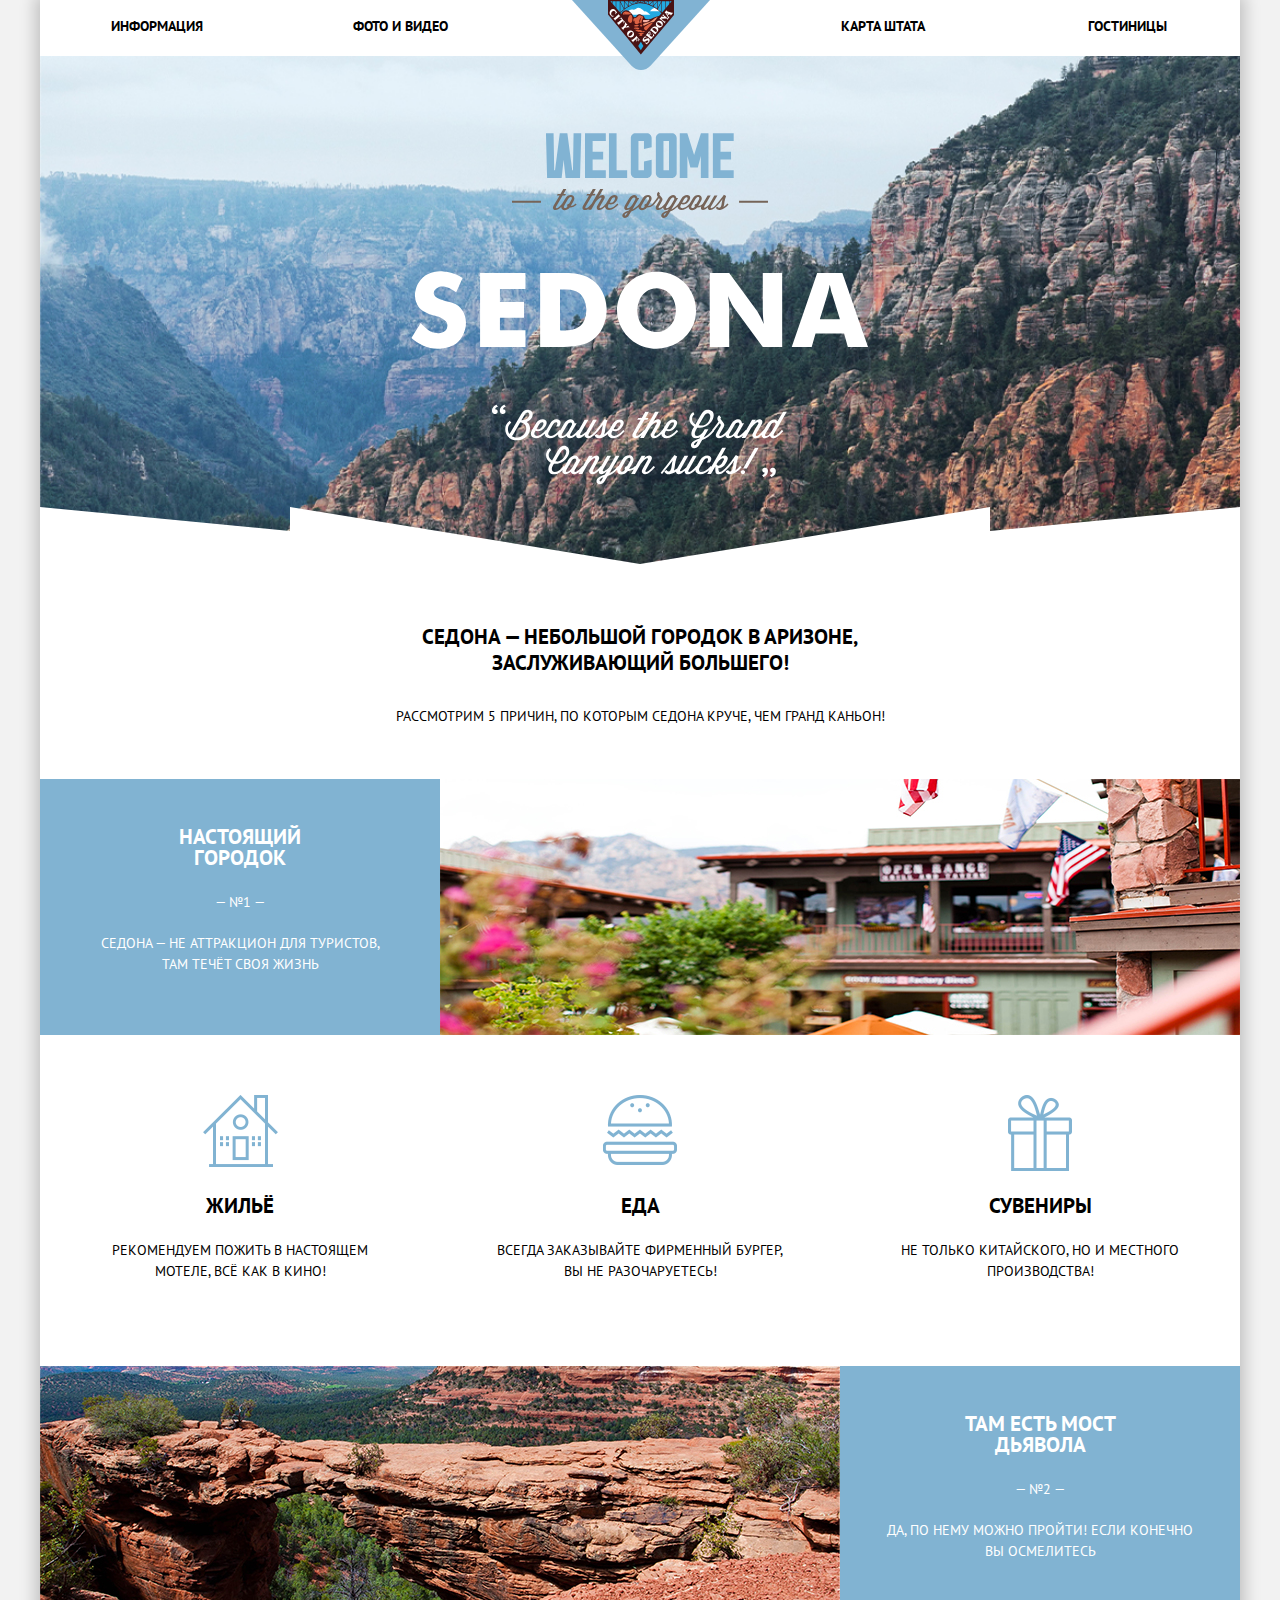
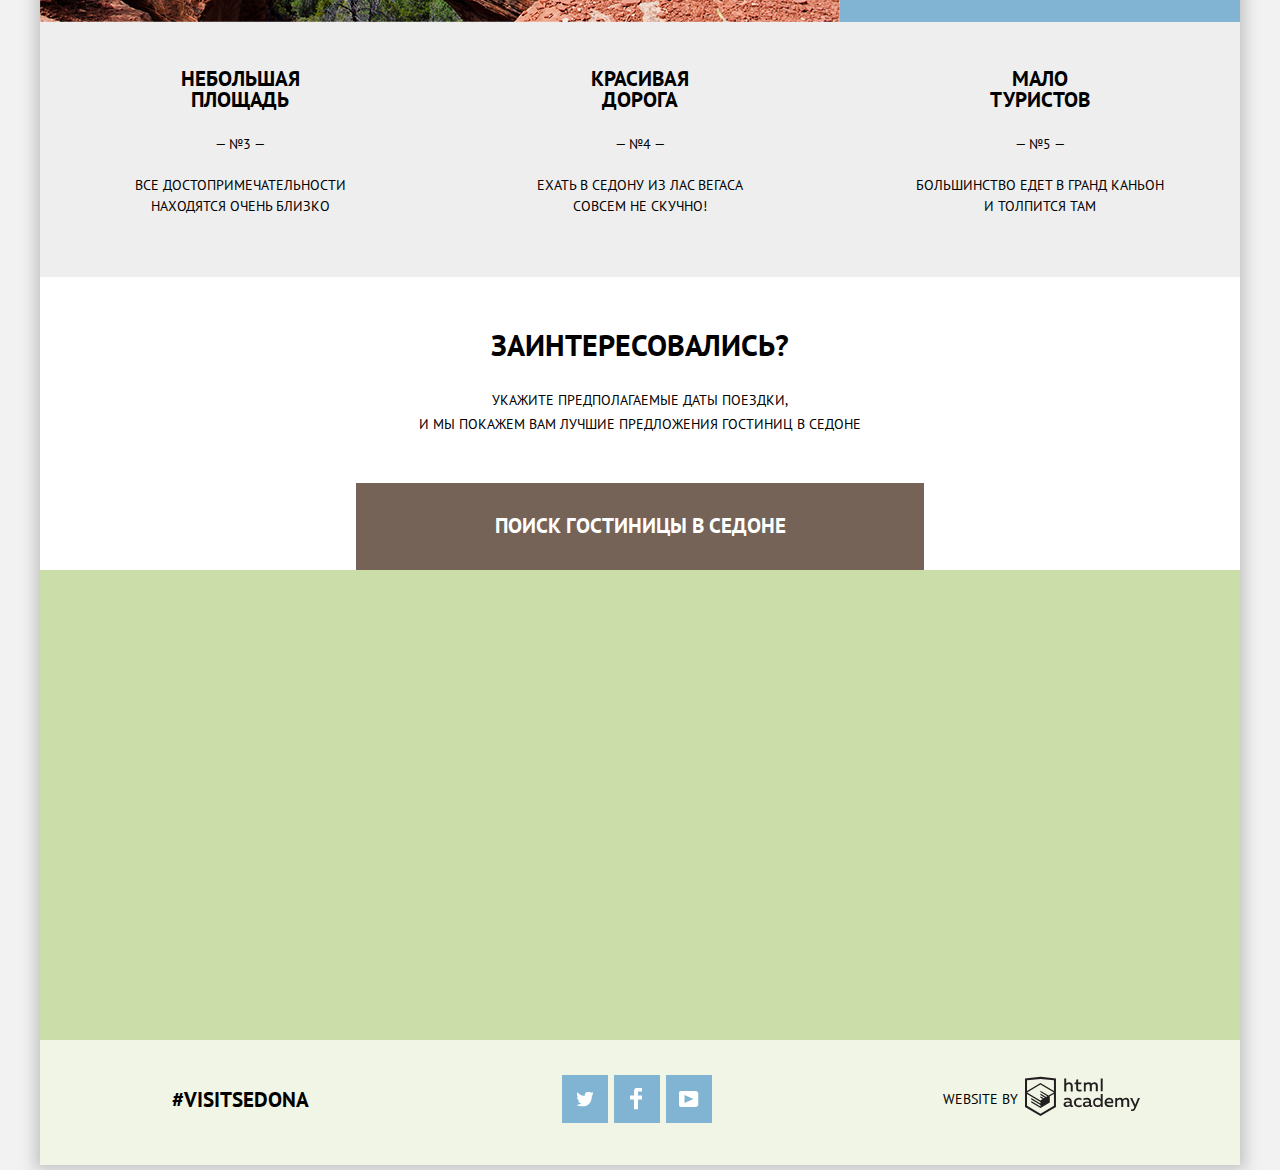
<file: index.html>
<!DOCTYPE html>
<html lang="ru">
<head>
  <meta charset="utf-8">
  <title>HTML Academy: Седона</title>
  <link href="https://fonts.googleapis.com/css?family=PT+Sans:400,700&amp;subset=cyrillic" rel="stylesheet">
  <link rel="stylesheet" href="css/normalize.css">
  <link rel="stylesheet" href="css/style.min.css">
</head>
<body>
  <div class="container">
    <header class="main-header">
      <a class="header-logo">
        <img src="img/logo-sedona.svg" width="138" height="70" alt="Логотип Седона">
      </a>
      <nav class="main-navigation">
        <ul class="navigation-list">
          <li class="navigation-list-left"><a href="info.html">Информация</a></li>
          <li class="navigation-list-left navigation-photo"><a href="photo.html">Фото и Видео</a></li>
          <li class="navigation-list-right navigation-statemap"><a href="map.html">Карта штата</a></li>
          <li class="navigation-list-right"><a href="hotels.html">Гостиницы</a></li>
        </ul>
      </nav>
    </header>
    <main class="main-page">
      <h1 class="visually-hidden">Седона, штат Аризона</h1>
      <div class="sedona-intro">
        <h2 class="visually-hidden">Седона лучше, чем Гранд Каньон</h2>
        <img src="img/intro-welcome.svg" width="458" height="352" alt="Welcome to the gorgeus SEDONA">
      </div>
      <section class="sedona-features">
        <h3 class="sedona-features-intro">Седона — небольшой городок в Аризоне, заслуживающий большего!</h3>
        <p class="sedona-features-intro-paragraph">Рассмотрим 5 причин, по которым Седона круче, чем Гранд Каньон!</p>
        <div class="features-list">
          <div class="features-row">
            <div class="sedona-definitions">
              <h3 class="headline-small">
                Настоящий городок
              </h3>
              <p class="definitions-number">— №1 —</p>
              <p class="definitions-text-first">
                Седона — не аттракцион для туристов, там течёт своя жизнь
              </p>
            </div>
            <img src="img/real-city.jpg" width="800" height="256" alt="sedona-shop">
          </div>
          <div class="text-row first-text-row">
            <div class="row-cell-first house-row">
              <h3 class="headline-small">Жильё</h3>
              <p>
                Рекомендуем пожить в настоящем мотеле, всё как в кино!
              </p>
            </div>
            <div class="row-cell-first burger-row">
              <h3 class="headline-small">Еда</h3>
              <p>
                Всегда заказывайте фирменный бургер, вы не разочаруетесь!
              </p>
            </div>
            <div class="row-cell-first gift-row">
              <h3 class="headline-small">Сувениры</h3>
              <p>
                Не только китайского, но и местного производства!
              </p>
            </div>
          </div>
          <div class="features-row">
            <img src="img/devils-brige.jpg" width="800" height="256" alt="devils brige">
            <div class="sedona-definitions">
              <h3 class="headline-small">
                Там есть мост дьявола
              </h3>
              <p class="definitions-number">— №2 —</p>
              <p class="definitions-text-second">
                Да, по нему можно пройти! Если конечно вы осмелитесь
              </p>
            </div>
          </div>
          <div class="text-row second-text-row">
            <div class="row-cell-second">
              <h3 class="headline-small">Небольшая площадь</h3>
              <p class="definitions-number">— №3 —</p>
              <p>
                Все достопримечательности находятся очень близко
              </p>
            </div>
            <div class="row-cell-second">
              <h3 class="headline-small"> Красивая дорога </h3>
              <p class="definitions-number">— №4 —</p>
              <p>
                Ехать в седону из лас вегаса совсем не скучно!
              </p>
            </div>
            <div class="row-cell-second">
              <h3 class="headline-small"> Мало туристов </h3>
              <p class="definitions-number">— №5 —</p>
              <p>
                Большинство едет в гранд каньон и толпится там
              </p>
            </div>
          </div>
        </div>
      </section>
      <section class="sedona-searchfield">
        <div class="sedona-searchfield-head">
          <h2 class="searchfield-head">Заинтересовались?</h2>
          <p class="searchfield-intro">
            Укажите предполагаемые даты поездки,
            <br> и мы покажем вам лучшие предложения гостиниц
            в Седонe
          </p>
          <a href="#" class="searchfield-top">Поиск гостиницы в Седонe</a>
        </div>
        <div class="wrapper-for-wrapper">
          <div class="hotels-search-wrapper hotels-search-wrapper-visible">
            <form class="hotels-search" action="https://echo.htmlacademy.ru" method="post">
              <div class="row-wrapper">
                <div class="row-width row-width-in">
                  <label for="date-in" class="searchfield-main-span">
                    Дата Заезда:
                  </label>
                  <input id="date-in" type="text" name="date-in" value="24 апреля 2017">
                  <button class="date-in-after" type="button" aria-label="Выбрать дату заезда">
                    <svg class="calendar-img" xmlns="http://www.w3.org/2000/svg" width="21" height="22" viewBox="0 0 21 22">
                      <path d="M19.251 2.025h-2.845V.648c0-.381-.294-.689-.656-.689-.363 0-.656.308-.656.689v1.377h-3.938V.648c0-.381-.294-.689-.655-.689-.363 0-.657.308-.657.689v1.377H5.906V.648c0-.381-.294-.689-.656-.689-.363 0-.657.308-.657.689v1.377H1.75C.784 2.025 0 2.847 0 3.862v16.302C0 21.179.784 22 1.75 22h17.501c.966 0 1.749-.821 1.749-1.836V3.862c0-1.015-.783-1.837-1.749-1.837zm.437 18.139a.448.448 0 0 1-.437.459H1.75a.45.45 0 0 1-.438-.459V3.862a.45.45 0 0 1 .438-.459h2.844v1.378c0 .381.294.689.657.689.362 0 .656-.308.656-.689V3.403h3.938v1.378c0 .381.294.689.657.689.361 0 .655-.308.655-.689V3.403h3.938v1.378c0 .381.293.689.656.689.362 0 .656-.308.656-.689V3.403h2.845c.241 0 .437.206.437.459v16.302z"/><path d="M4.594 8.225h2.625v2.066H4.594zM4.594 11.668h2.625v2.067H4.594zM4.594 15.112h2.625v2.066H4.594zM9.188 15.112h2.625v2.066H9.188zM9.188 11.668h2.625v2.067H9.188zM9.188 8.225h2.625v2.066H9.188zM13.781 15.112h2.625v2.066h-2.625zM13.781 11.668h2.625v2.067h-2.625zM13.781 8.225h2.625v2.066h-2.625z"/>
                    </svg>
                  </button>
                </div>
                <div class="row-width row-width-out">
                  <label for="date-out" class="searchfield-main-span">
                    Дата Выезда:
                  </label>
                  <input id="date-out" type="text" name="date-out" value="4 июля 2017">
                  <button class="date-out-after" type="button" aria-label="Выбрать дату выезда">
                    <svg class="calendar-img" xmlns="http://www.w3.org/2000/svg" width="21" height="22" viewBox="0 0 21 22">
                      <path d="M19.251 2.025h-2.845V.648c0-.381-.294-.689-.656-.689-.363 0-.656.308-.656.689v1.377h-3.938V.648c0-.381-.294-.689-.655-.689-.363 0-.657.308-.657.689v1.377H5.906V.648c0-.381-.294-.689-.656-.689-.363 0-.657.308-.657.689v1.377H1.75C.784 2.025 0 2.847 0 3.862v16.302C0 21.179.784 22 1.75 22h17.501c.966 0 1.749-.821 1.749-1.836V3.862c0-1.015-.783-1.837-1.749-1.837zm.437 18.139a.448.448 0 0 1-.437.459H1.75a.45.45 0 0 1-.438-.459V3.862a.45.45 0 0 1 .438-.459h2.844v1.378c0 .381.294.689.657.689.362 0 .656-.308.656-.689V3.403h3.938v1.378c0 .381.294.689.657.689.361 0 .655-.308.655-.689V3.403h3.938v1.378c0 .381.293.689.656.689.362 0 .656-.308.656-.689V3.403h2.845c.241 0 .437.206.437.459v16.302z"/><path d="M4.594 8.225h2.625v2.066H4.594zM4.594 11.668h2.625v2.067H4.594zM4.594 15.112h2.625v2.066H4.594zM9.188 15.112h2.625v2.066H9.188zM9.188 11.668h2.625v2.067H9.188zM9.188 8.225h2.625v2.066H9.188zM13.781 15.112h2.625v2.066h-2.625zM13.781 11.668h2.625v2.067h-2.625zM13.781 8.225h2.625v2.066h-2.625z"/>
                    </svg>
                  </button>
                </div>
                <div class="row-width adults-children-row">
                  <div class="half-width">
                    <label for="adults" class="searchfield-main-span">
                      Взрослые:
                    </label>
                    <div class="plus-minus plus-minus-adults">
                      <button type="button" class="btn btn-minus" name="adults-minus" aria-label="Убрать">
                        –
                      </button>
                      <input id="adults" type="text" name="adults" value="2"/>
                      <button type="button" class="btn" name="adults-plus" aria-label="Добавить">
                        +
                      </button>
                    </div>
                  </div>
                  <div class="half-width">
                    <label for="children" class="searchfield-main-span">
                      Дети:
                    </label>
                    <div class="plus-minus">
                      <button type="button" class="btn" name="children-minus" aria-label="Убрать">
                        –
                      </button>
                      <input id="children" type="text" name="children" value="0"/>
                      <button type="button" class="btn" name="children-plus" aria-label="Добавить">
                        +
                      </button>
                    </div>
                  </div>
                </div>
              </div>
              <button class="button search-button title-text" type="submit" name="searchbutton">
                Найти
              </button>
            </form>
          </div>
          <div id="map" class="map">
            <iframe width="1200" height="593" src="https://maps.google.com/maps?width=1200&amp;height=593&amp;hl=en&amp;q=%D0%A1%D0%B5%D0%B4%D0%BE%D0%BD%D0%B0+(%D0%9D%D0%B0%D0%B7%D0%B2%D0%B0%D0%BD%D0%B8%D0%B5)&amp;ie=UTF8&amp;t=p&amp;z=9&amp;iwloc=B&amp;output=embed">
            </iframe>
          </div>
        </div>
      </section>
    </main>
    <footer class="main-footer main-footer-index">
      <p class="footer-contacts">
        #VISITSEDONA
      </p>
      <div class="footer-social">
        <a class="social-button social-button-twitter" href="#" aria-label="Мы в Твиттер">
        </a>
        <a class="social-button social-button-facebook" href="#" aria-label="Наша страница на Фейсбук">
        </a>
        <a class="social-button social-button-youtube" href="#" aria-label="Наш Ютуб-канал">
        </a>
      </div>
      <div class="footer-copyright">
        <span class="logo-button"> Website by</span>
        <a class="logo-button-image" href="https://htmlacademy.ru/intensive/htmlcss">
          <svg id="Layer_1" data-name="Layer 1" xmlns="http://www.w3.org/2000/svg" viewBox="0 0 108.08 36.85" width="115" height="41"><title>logo-htmlacademy-small1</title><path d="M44.61,26.88a2,2,0,0,0,.55-0.1v1.33a3.25,3.25,0,0,1-1.18.21,1.67,1.67,0,0,1-1.67-1,4.84,4.84,0,0,1-3.14,1.08c-1.51,0-2.91-.83-2.91-2.55,0-2.13,2-2.79,3.71-2.79a11.08,11.08,0,0,1,2.17.25v-0.3c0-1-.76-1.77-2.19-1.77a7.42,7.42,0,0,0-3,.64v-1.7a10.21,10.21,0,0,1,3.19-.55c2.36,0,3.81,1.12,3.81,3.65v3a0.54,0.54,0,0,0,.49.59h0.17Zm-6.44-1.13A1.35,1.35,0,0,0,39.63,27h0.11a3.39,3.39,0,0,0,2.41-1V24.58a9.72,9.72,0,0,0-1.81-.21c-1,0-2.16.33-2.16,1.38h0Zm12.36-6.11a5,5,0,0,1,2.57.64V22a4.08,4.08,0,0,0-2.3-.7,2.75,2.75,0,1,0,0,5.49,5,5,0,0,0,2.43-.64v1.71a6.27,6.27,0,0,1-2.76.57A4.21,4.21,0,0,1,46,24.51q0-.21,0-0.41a4.32,4.32,0,0,1,4.18-4.46h0.38Zm12.17,7.24a2,2,0,0,0,.55-0.1v1.33a3.25,3.25,0,0,1-1.18.21,1.67,1.67,0,0,1-1.67-1,4.84,4.84,0,0,1-3.14,1.08c-1.51,0-2.91-.83-2.91-2.55,0-2.13,2-2.79,3.71-2.79a11.08,11.08,0,0,1,2.17.25v-0.3c0-1-.76-1.77-2.19-1.77a7.42,7.42,0,0,0-3,.64v-1.7a10.21,10.21,0,0,1,3.19-.55c2.36,0,3.81,1.12,3.81,3.65v3a0.54,0.54,0,0,0,.49.59h0.17Zm-6.44-1.13A1.35,1.35,0,0,0,57.73,27h0.11a3.39,3.39,0,0,0,2.41-1V24.58a9.72,9.72,0,0,0-1.81-.21c-1.06,0-2.16.33-2.16,1.38h0ZM73,16V28.2H71.35V26.88a3.88,3.88,0,0,1-3.19,1.54,4.4,4.4,0,0,1,0-8.78,3.81,3.81,0,0,1,3,1.3V16H73Zm-4.53,5.22a2.76,2.76,0,1,0,0,5.52A2.86,2.86,0,0,0,71.15,25V23A2.91,2.91,0,0,0,68.49,21.27ZM79,19.64c3.31,0,4.46,2.68,3.92,5.09H76.7c0.21,1.5,1.67,2.11,3.19,2.11a6.11,6.11,0,0,0,2.64-.59v1.6a7.14,7.14,0,0,1-3,.57C77,28.42,74.78,27,74.78,24a4.18,4.18,0,0,1,4-4.39H79Zm0.09,1.54a2.28,2.28,0,0,0-2.44,2.1v0.06H81.3A2,2,0,0,0,79.13,21.18Zm5.73,7V19.87h1.65v1a3.81,3.81,0,0,1,2.78-1.27A2.86,2.86,0,0,1,91.89,21a4.12,4.12,0,0,1,2.91-1.33A3.06,3.06,0,0,1,98,23V28.2h-1.9V23.05a1.59,1.59,0,0,0-1.42-1.75H94.42a2.8,2.8,0,0,0-2.07,1.12V28.2h-1.9V23.05A1.59,1.59,0,0,0,89,21.31H88.8a3,3,0,0,0-2.21,1.29v5.63H84.86Zm21.31-8.33h1.9l-3.91,9.46c-0.9,2.17-2.09,2.86-3.35,2.86a4.76,4.76,0,0,1-1.1-.14V30.46a2.86,2.86,0,0,0,.85.12c0.9,0,1.58-.64,2.07-1.9l0.17-.42-4-8.4h2l2.86,6.29ZM38.73,1.46V6.22a3.81,3.81,0,0,1,2.7-1.14,3.25,3.25,0,0,1,3.44,3.4v5.15H43V8.72a1.81,1.81,0,0,0-1.61-2h-0.3a2.93,2.93,0,0,0-2.32,1.39v5.52h-1.9V1.46h1.9ZM49.94,2.31v3h3V6.91h-3v3.81c0,1.1.5,1.46,1.58,1.46a4.49,4.49,0,0,0,1.69-.33v1.6A6.8,6.8,0,0,1,51,13.8a2.55,2.55,0,0,1-2.86-2.74V6.89H46.58V5.26h1.5V2.74Zm5.4,11.31V5.28H57v1A3.81,3.81,0,0,1,59.77,5a2.86,2.86,0,0,1,2.6,1.33A4.12,4.12,0,0,1,65.28,5,3.06,3.06,0,0,1,68.44,8.4v5.21h-1.9V8.46a1.59,1.59,0,0,0-1.42-1.75H64.89a2.8,2.8,0,0,0-2.07,1.12v5.78h-1.9V8.46A1.59,1.59,0,0,0,59.5,6.71H59.27A3,3,0,0,0,57.06,8v5.63H55.34ZM71.17,1.45H73V13.6H71.17V1.45ZM14.71,0H14.55L0,1.54V28.21l14.55,8.66,14.55-8.66V1.54Zm12.5,27.1L14.55,34.64,1.9,27.12V16.18l12.59,7.5V25L5.86,19.9v1.31l8.68,5.21v1.39L5.87,22.65V24l8.68,5.21,8.75-5.24V18.31L27.2,16V27.12Zm0-12.53-3.48,2-1.6,1L14.51,13v1.31L21,18.23H21l-0.14.09-1,.54-5.37-3.2V17l4.24,2.52-1,.67-3.2-1.9v1.31l2.1,1.24L14.5,22.1,2,14.65,14.51,7.11Zm0-1.32L14.49,5.76,1.91,13.25v-10L14.56,1.92,27.21,3.25v10h0Z" transform="translate(0 -0.02)" fill="#231f20"/></svg>
        </a>
      </div>
    </footer>
  </div>
  <script src="js/index.min.js"></script>
</body>
</html>
</file>
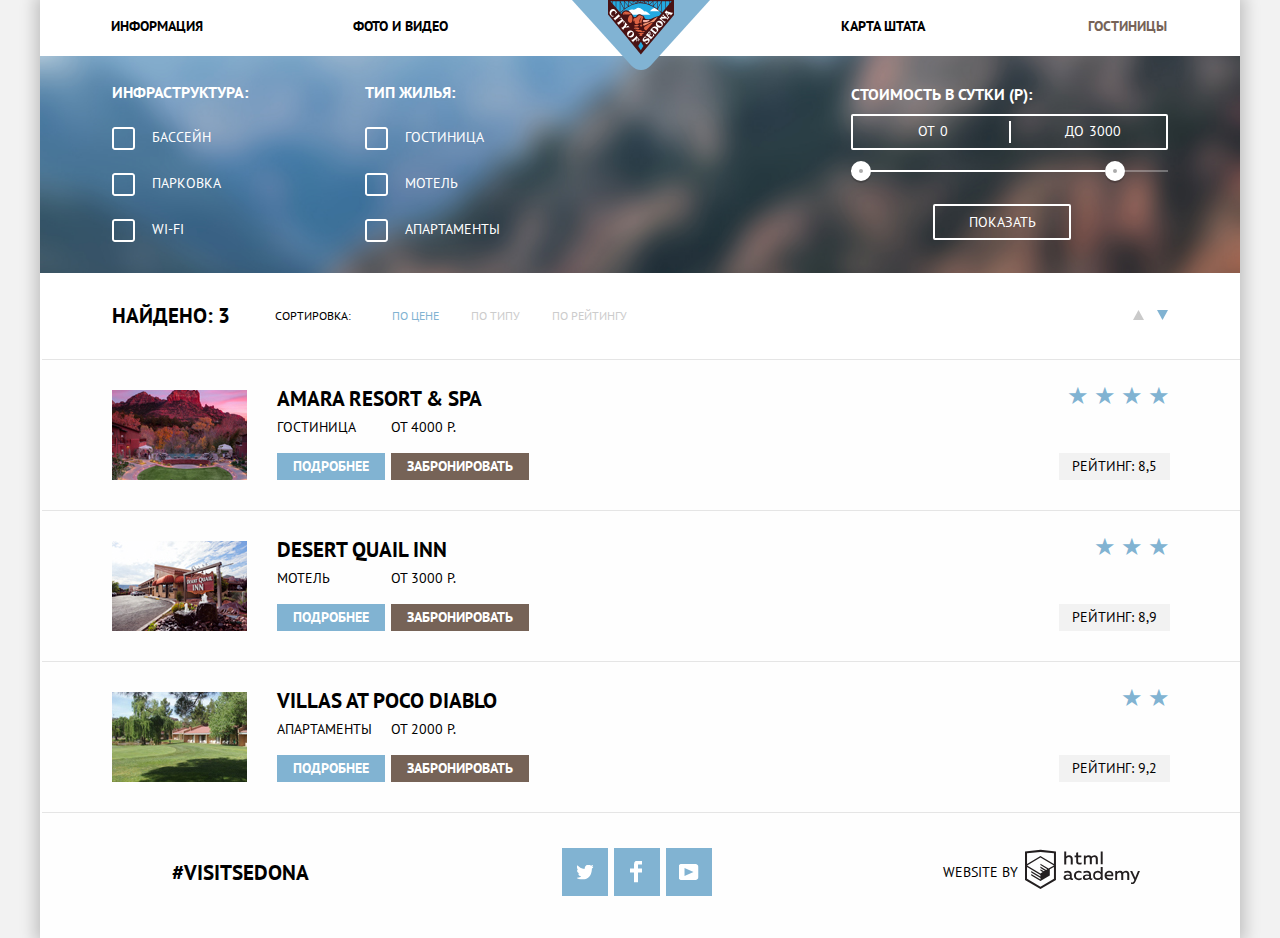
<file: hotels.html>
<!DOCTYPE html>
<html lang="ru">
<head>
  <meta charset="utf-8">
  <title>HTML Academy: Седона</title>
  <link href="https://fonts.googleapis.com/css?family=PT+Sans:400,700&amp;subset=cyrillic" rel="stylesheet">
  <link rel="stylesheet" href="css/normalize.css">
  <link rel="stylesheet" href="css/style.min.css">
</head>
<body class="inner-page">
  <div class="container">
    <header class="main-header">
      <a class="header-logo" href="index.html">
        <img src="img/logo-sedona.svg" width="138" height="70" alt="Логотип Седона">
      </a>
      <nav class="main-navigation">
        <ul class="navigation-list">
          <li class="navigation-list-left"><a href="info.html">Информация</a></li>
          <li class="navigation-list-left navigation-photo"><a href="photo.html">Фото и Видео</a></li>
          <li class="navigation-list-right navigation-statemap"><a href="map.html">Карта штата</a></li>
          <li class="navigation-list-right"><a class="inner-page-active" href="hotels.html">Гостиницы</a></li>
        </ul>
      </nav>
    </header>
    <main class="hotels-page">
      <h1 class="visually-hidden">Поиск отелей</h1>
      <section class="filters">
        <form class="filters-form" action="https://echo.htmlacademy.ru" method="get">
          <div class="infrastructure-filters">
            <h3>Инфраструктура:</h3>
            <label class="infrastructure-checkbox pool">
              <input type="checkbox" name="pool" class="visually-hidden">
              <span class="checkbox-indicator" tabindex="0"></span>
              Бассейн
            </label>
            <label class="infrastructure-checkbox parking">
              <input type="checkbox" name="parking" class="visually-hidden">
              <span class="checkbox-indicator" tabindex="0"></span>
              Парковка
            </label>
            <label class="infrastructure-checkbox wi-fi">
              <input type="checkbox" name="wi-fi" class="visually-hidden">
              <span class="checkbox-indicator" tabindex="0"></span>
              Wi-fi
            </label>
          </div>
          <div class="accommodation-filters">
            <h3>Тип жилья:</h3>
            <label class="infrastructure-checkbox">
              <input type="checkbox" name="hotel" class="visually-hidden">
              <span class="checkbox-indicator" tabindex="0"></span>
              Гостиница
            </label>
            <label class="infrastructure-checkbox">
              <input type="checkbox" name="motel" class="visually-hidden">
              <span class="checkbox-indicator" tabindex="0"></span>
              Мотель
            </label>
            <label class="infrastructure-checkbox">
              <input type="checkbox" name="apartments" id="apartments" class="visually-hidden">
              <span class="checkbox-indicator" tabindex="0"></span>
              Апартаменты
            </label>
          </div>
          <div class="range-filter">
            <div class="range-filter-title">Стоимость в сутки (р):</div>
            <div class="price-controls">
              <label class="min-price-controls">от<input type="text" name="min-price-controls" value="0"/></label>
              <label class="max-price-controls">до<input type="text" name="max-price-controls" value="3000"/></label>
            </div>
            <div class="range-controls">
              <div class="scale">
                <div class="bar"></div>
              </div>
              <div class="range-toggle range-toggle-min" aria-label="Указать цену от"></div>
              <div class="range-toggle range-toggle-max" aria-label="Указать цену до"></div>
            </div>
            <button class="btn-transparent" type="submit">Показать</button>
          </div>
        </form>
      </section>
      <section class="sorting">
        <span class="sorting-result">Найдено: 3</span>
        <div class="sorting-filters">
          <span class="sorting-result-span">Сортировка:</span>
          <a class="sorting-type active" href="#">По цене</a>
          <a class="sorting-type" href="#">По типу</a>
          <a class="sorting-type" href="#">По рейтингу</a>
        </div>
        <div class="up-down-block">
          <a class="up-down" href="#" aria-label="сортировать по возрастанию">
            <svg class="up-down-image" xmlns="http://www.w3.org/2000/svg" width="11" height="10" viewBox="0 0 11 10">
              <path d="M5.5 0L0 10h11z"/>
            </svg>
          </a>
          <a class="up-down" aria-label="сортировать по убыванию" tabindex="0">
            <svg class="up-down-image down-active" xmlns="http://www.w3.org/2000/svg" width="11" height="10" viewBox="0 0 11 10">
              <path d="M5.5 10L0 0h11"/>
            </svg>
          </a>
        </div>
      </section>
      <section class="filters-results">
        <h2 class="visually-hidden">Результаты поиска</h2>
        <ul class="hotels-list">
          <li class="hotel">
            <img class="hotel-image" src="img/amararesortmin.jpg" width="135" height="90" alt="Amara resort">
            <div class="hotel-info-wrapper">
              <a class="title" href="#">
                Amara resort & SPA
              </a>
              <div class="hotel-info-buttons">
                <div class="hotel-info">
                  <span class="hotel-class">Гостиница</span>
                  <a class="button-blue" href="#">Подробнее</a>
                </div>
                <div class="hotel-info">
                  <span class="hotel-class">От 4000 Р.</span>
                  <a class="button-brown" href="#">Забронировать</a>
                </div>
              </div>
            </div>
            <div class="stars-rate">
              <span class="stars" tabindex="0">&#9733; &#9733; &#9733; &#9733;</span>
              <div class="hotel-rate">Рейтинг: 8,5</div>
            </div>
          </li>
          <li class="hotel">
            <img class="hotel-image" src="img/desertqailmin.jpg" width="135" height="90" alt="Desert Quail Inn">
            <div class="hotel-info-wrapper">
              <a class="title" href="#">
                Desert Quail Inn
              </a>
              <div class="hotel-info-buttons">
                <div class="hotel-info">
                  <span class="hotel-class">Mотель</span>
                  <a class="button-blue" href="#">Подробнее</a>
                </div>
                <div class="hotel-info">
                  <span class="hotel-class">От 3000 Р.</span>
                  <a class="button-brown" href="#">Забронировать</a>
                </div>
              </div>
            </div>
            <div class="stars-rate">
              <span class="stars" tabindex="0">&#9733; &#9733; &#9733;</span>
              <div class="hotel-rate">Рейтинг: 8,9</div>
            </div>
          </li>
          <li class="hotel">
            <img class="hotel-image" src="img/villasatpocomin.jpg" width="135" height="90" alt="Villas At Poco Diablo">
            <div class="hotel-info-wrapper">
              <a class="title" href="#">
                Villas At Poco Diablo
              </a>
              <div class="hotel-info-buttons">
                <div class="hotel-info">
                  <span class="hotel-class">Апартаменты</span>
                  <a class="button-blue" href="#">Подробнее</a>
                </div>
                <div class="hotel-info">
                  <span class="hotel-class">От 2000 Р.</span>
                  <a class="button-brown" href="#">Забронировать</a>
                </div>
              </div>
            </div>
            <div class="stars-rate">
              <span class="stars" tabindex="0">&#9733; &#9733;</span>
              <div class="hotel-rate">Рейтинг: 9,2</div>
            </div>
          </li>
        </ul>
      </section>
    </main>
    <footer class="main-footer">
      <p class="footer-contacts">
        #VISITSEDONA
      </p>
      <div class="footer-social">
        <a class="social-button social-button-twitter" href="#" aria-label="Мы в Твиттер">
        </a>
        <a class="social-button social-button-facebook" href="#" aria-label="Наша страница на Фейсбук">
        </a>
        <a class="social-button social-button-youtube" href="#" aria-label="Наш Ютуб-канал">
        </a>
      </div>
      <div class="footer-copyright">
        <span class="logo-button"> Website by</span>
        <a class="logo-button-image" href="https://htmlacademy.ru/intensive/htmlcss">
          <svg id="Layer_1" data-name="Layer 1" xmlns="http://www.w3.org/2000/svg" viewBox="0 0 108.08 36.85" width="115" height="41"><title>logo-htmlacademy-small1</title><path d="M44.61,26.88a2,2,0,0,0,.55-0.1v1.33a3.25,3.25,0,0,1-1.18.21,1.67,1.67,0,0,1-1.67-1,4.84,4.84,0,0,1-3.14,1.08c-1.51,0-2.91-.83-2.91-2.55,0-2.13,2-2.79,3.71-2.79a11.08,11.08,0,0,1,2.17.25v-0.3c0-1-.76-1.77-2.19-1.77a7.42,7.42,0,0,0-3,.64v-1.7a10.21,10.21,0,0,1,3.19-.55c2.36,0,3.81,1.12,3.81,3.65v3a0.54,0.54,0,0,0,.49.59h0.17Zm-6.44-1.13A1.35,1.35,0,0,0,39.63,27h0.11a3.39,3.39,0,0,0,2.41-1V24.58a9.72,9.72,0,0,0-1.81-.21c-1,0-2.16.33-2.16,1.38h0Zm12.36-6.11a5,5,0,0,1,2.57.64V22a4.08,4.08,0,0,0-2.3-.7,2.75,2.75,0,1,0,0,5.49,5,5,0,0,0,2.43-.64v1.71a6.27,6.27,0,0,1-2.76.57A4.21,4.21,0,0,1,46,24.51q0-.21,0-0.41a4.32,4.32,0,0,1,4.18-4.46h0.38Zm12.17,7.24a2,2,0,0,0,.55-0.1v1.33a3.25,3.25,0,0,1-1.18.21,1.67,1.67,0,0,1-1.67-1,4.84,4.84,0,0,1-3.14,1.08c-1.51,0-2.91-.83-2.91-2.55,0-2.13,2-2.79,3.71-2.79a11.08,11.08,0,0,1,2.17.25v-0.3c0-1-.76-1.77-2.19-1.77a7.42,7.42,0,0,0-3,.64v-1.7a10.21,10.21,0,0,1,3.19-.55c2.36,0,3.81,1.12,3.81,3.65v3a0.54,0.54,0,0,0,.49.59h0.17Zm-6.44-1.13A1.35,1.35,0,0,0,57.73,27h0.11a3.39,3.39,0,0,0,2.41-1V24.58a9.72,9.72,0,0,0-1.81-.21c-1.06,0-2.16.33-2.16,1.38h0ZM73,16V28.2H71.35V26.88a3.88,3.88,0,0,1-3.19,1.54,4.4,4.4,0,0,1,0-8.78,3.81,3.81,0,0,1,3,1.3V16H73Zm-4.53,5.22a2.76,2.76,0,1,0,0,5.52A2.86,2.86,0,0,0,71.15,25V23A2.91,2.91,0,0,0,68.49,21.27ZM79,19.64c3.31,0,4.46,2.68,3.92,5.09H76.7c0.21,1.5,1.67,2.11,3.19,2.11a6.11,6.11,0,0,0,2.64-.59v1.6a7.14,7.14,0,0,1-3,.57C77,28.42,74.78,27,74.78,24a4.18,4.18,0,0,1,4-4.39H79Zm0.09,1.54a2.28,2.28,0,0,0-2.44,2.1v0.06H81.3A2,2,0,0,0,79.13,21.18Zm5.73,7V19.87h1.65v1a3.81,3.81,0,0,1,2.78-1.27A2.86,2.86,0,0,1,91.89,21a4.12,4.12,0,0,1,2.91-1.33A3.06,3.06,0,0,1,98,23V28.2h-1.9V23.05a1.59,1.59,0,0,0-1.42-1.75H94.42a2.8,2.8,0,0,0-2.07,1.12V28.2h-1.9V23.05A1.59,1.59,0,0,0,89,21.31H88.8a3,3,0,0,0-2.21,1.29v5.63H84.86Zm21.31-8.33h1.9l-3.91,9.46c-0.9,2.17-2.09,2.86-3.35,2.86a4.76,4.76,0,0,1-1.1-.14V30.46a2.86,2.86,0,0,0,.85.12c0.9,0,1.58-.64,2.07-1.9l0.17-.42-4-8.4h2l2.86,6.29ZM38.73,1.46V6.22a3.81,3.81,0,0,1,2.7-1.14,3.25,3.25,0,0,1,3.44,3.4v5.15H43V8.72a1.81,1.81,0,0,0-1.61-2h-0.3a2.93,2.93,0,0,0-2.32,1.39v5.52h-1.9V1.46h1.9ZM49.94,2.31v3h3V6.91h-3v3.81c0,1.1.5,1.46,1.58,1.46a4.49,4.49,0,0,0,1.69-.33v1.6A6.8,6.8,0,0,1,51,13.8a2.55,2.55,0,0,1-2.86-2.74V6.89H46.58V5.26h1.5V2.74Zm5.4,11.31V5.28H57v1A3.81,3.81,0,0,1,59.77,5a2.86,2.86,0,0,1,2.6,1.33A4.12,4.12,0,0,1,65.28,5,3.06,3.06,0,0,1,68.44,8.4v5.21h-1.9V8.46a1.59,1.59,0,0,0-1.42-1.75H64.89a2.8,2.8,0,0,0-2.07,1.12v5.78h-1.9V8.46A1.59,1.59,0,0,0,59.5,6.71H59.27A3,3,0,0,0,57.06,8v5.63H55.34ZM71.17,1.45H73V13.6H71.17V1.45ZM14.71,0H14.55L0,1.54V28.21l14.55,8.66,14.55-8.66V1.54Zm12.5,27.1L14.55,34.64,1.9,27.12V16.18l12.59,7.5V25L5.86,19.9v1.31l8.68,5.21v1.39L5.87,22.65V24l8.68,5.21,8.75-5.24V18.31L27.2,16V27.12Zm0-12.53-3.48,2-1.6,1L14.51,13v1.31L21,18.23H21l-0.14.09-1,.54-5.37-3.2V17l4.24,2.52-1,.67-3.2-1.9v1.31l2.1,1.24L14.5,22.1,2,14.65,14.51,7.11Zm0-1.32L14.49,5.76,1.91,13.25v-10L14.56,1.92,27.21,3.25v10h0Z" transform="translate(0 -0.02)" fill="#231f20"/></svg>
        </a>
      </div>
    </footer>
  </div>
</body>
</html>
</file>
<file: css/style.min.css>
body{font-family:"PT Sans",Arial,sans-serif;font-size:14px;line-height:24px;color:#000;text-transform:uppercase;background-color:#f2f2f2;margin:0}a{text-decoration:none}img{max-width:100%;height:auto}html{-webkit-box-sizing:border-box;box-sizing:border-box}*,::after,::before{-webkit-box-sizing:inherit;box-sizing:inherit}.container{width:1200px;margin:0 auto;-webkit-box-shadow:0 0 15px 5px rgba(0,1,1,.2);box-shadow:0 0 15px 5px rgba(0,1,1,.2);position:relative}.title-text{font-size:21px}.button{font:inherit;text-transform:uppercase;text-align:center;vertical-align:middle;border:none}.visually-hidden:not(:focus):not(:active){position:absolute;width:1px;height:1px;margin:-1px;border:0;padding:0;white-space:nowrap;-webkit-clip-path:inset(100%);clip-path:inset(100%);clip:rect(0 0 0 0);overflow:hidden}.main-header{margin:0;padding:0;background-color:#fff}.main-navigation{display:-webkit-box;display:-ms-flexbox;display:flex;-webkit-box-pack:justify;-ms-flex-pack:justify;justify-content:space-between;width:1200px;padding-top:3;padding-bottom:4px;padding-left:71px;padding-right:73px;-webkit-box-sizing:border-box;box-sizing:border-box;-webkit-box-orient:horizontal;-webkit-box-direction:normal;-ms-flex-direction:row;flex-direction:row;list-style:none}.navigation-list{padding:0;display:-webkit-box;display:-ms-flexbox;display:flex;-webkit-box-orient:horizontal;-webkit-box-direction:normal;-ms-flex-direction:row;flex-direction:row;-webkit-box-pack:justify;-ms-flex-pack:justify;justify-content:space-between;list-style:none;font-weight:700;width:1200px}.navigation-list li{width:242px}.navigation-list-left{text-align:left}.navigation-list-right{text-align:right}.navigation-photo{-webkit-box-flex:1;-ms-flex-positive:1;flex-grow:1}.navigation-statemap{-webkit-box-flex:1;-ms-flex-positive:1;flex-grow:1}.navigation-list a{color:#000}.navigation-list a:focus,.navigation-list a:hover{color:#81b3d2}.navigation-list a:focus,.navigation-list a:hover{color:#81b3d2}.navigation-list a:active{color:#b2b2b2}.navigation-list .inner-page-active{color:#766357}.header-logo{position:absolute;left:50%;margin-left:-68px;z-index:15}.main-page{background-color:#fff;text-align:center;display:block}.sedona-intro{position:relative;background-image:url(../img/background.jpg);background-color:#e1eef7;background-repeat:no-repeat;min-height:508px;background-size:cover;padding-bottom:72px;padding-top:77px;margin-bottom:60px;background-position:50% 30%}.sedona-intro::after{content:"";width:1200px;height:58px;position:absolute;background-image:url(../img/intro-mask.svg);background-repeat:no-repeat;right:0;left:0;bottom:-1px}.headline-small{font-size:21px;line-height:21px}.sedona-features-intro{line-height:26px;font-size:21px;display:block;width:450px;padding-bottom:6px;margin-left:auto;margin-right:auto}.sedona-features-intro-paragraph{margin-bottom:50px;line-height:26px}.features-list{display:-webkit-box;display:-ms-flexbox;display:flex;-webkit-box-orient:vertical;-webkit-box-direction:normal;-ms-flex-direction:column;flex-direction:column;line-height:21px}.features-row{background-color:#81b3d2;color:#fff;display:-webkit-box;display:-ms-flexbox;display:flex;-webkit-box-orient:horizontal;-webkit-box-direction:normal;-ms-flex-direction:row;flex-direction:row}.features-row img{max-height:256px}.sedona-definitions{padding-top:26px;padding-bottom:43px}.sedona-definitions h3{width:151px;margin-left:auto;margin-right:auto;padding-bottom:3px}.definitions-text-first{padding-left:55px;padding-right:55px}.definitions-text-second{padding-left:45px;padding-right:45px}.definitions-number{padding-bottom:6px}.text-row{display:-webkit-box;display:-ms-flexbox;display:flex;-ms-flex-pack:distribute;justify-content:space-around}.first-text-row{padding-bottom:60px;margin-bottom:10px}.row-cell-first{width:288px;padding-top:139px}.row-cell-first h3{padding-bottom:3px}.house-row{background-image:url(../img/house.svg);background-repeat:no-repeat;background-position:center 60px}.burger-row{background-image:url(../img/burger.svg);background-repeat:no-repeat;background-position:center 60px}.gift-row{background-image:url(../img/gift.svg);background-repeat:no-repeat;background-position:center 60px}.second-text-row{position:relative;z-index:6;padding-top:25px;padding-bottom:46px;background-color:#eee}.row-cell-second{width:259px}.row-cell-second h3{display:block;width:125px;margin-left:auto;margin-right:auto;padding-bottom:3px}.sedona-searchfield{position:relative;text-align:center;z-index:2}.sedona-searchfield-head{position:relative;z-index:6;display:block;padding-top:25px;background-color:#fff}.searchfield-head{font-size:30px;line-height:36px}.searchfield-intro{line-height:24px;text-align:center;padding-bottom:33px}.searchfield-top{display:block;width:568px;padding-top:30px;padding-bottom:31px;margin-left:316px;font-weight:700;font-size:21px;color:#fff;text-decoration:none;background-color:#766357;line-height:26px}.searchfield-top:focus,.searchfield-top:hover{background-color:#604e43}.searchfield-top:active{background-color:#503e33;color:#857871}.wrapper-for-wrapper{position:relative}.hotels-search-wrapper{position:absolute;width:568px;left:50%;-webkit-box-sizing:border-box;box-sizing:border-box;margin-left:-284px;z-index:2;background-color:#fff}.hotels-search{text-align:left;line-height:26px;font-weight:700;width:568px;height:395px;padding:55px}.searchfield-main-span{padding-top:5px}.hotels-search input{border:none;font-weight:700;background-color:#f2f2f2;padding-top:6px;padding-bottom:6px;outline:0}.hotels-search button{outline:0}.hotels-search input[name=date-in],.hotels-search input[name=date-out]{padding-left:15px}.row-width{margin-bottom:29px;width:458px;display:-webkit-box;display:-ms-flexbox;display:flex}.row-width input{width:345px;padding-left:6px;padding-right:6px;text-transform:uppercase;height:38px}.row-width-in input{margin-left:21px}.row-width-out input{margin-left:18px}.row-width-in{position:relative}.row-width-out{position:relative}.row-width-in input:focus,.row-width-in input:hover,.row-width-out input:focus,.row-width-out input:hover{background-color:#ebebeb}.row-width-in input:active,.row-width-out input:active{background-color:#fff;border:2px solid #e5e5e5}.date-in-after{position:absolute;display:block;top:7px;right:5px;background-color:transparent;border:none;-webkit-box-sizing:border-box;box-sizing:border-box}.date-out-after{position:absolute;display:block;top:8px;right:5px;border:none;-webkit-box-sizing:border-box;box-sizing:border-box;background-color:transparent}.calendar-img{fill:#a9a9a9}.calendar-img:focus path,.calendar-img:hover path{fill:#000}.calendar-img:active path{fill:#81b3d2}.row-wrapper{display:-webkit-box;display:-ms-flexbox;display:flex;-webkit-box-orient:vertical;-webkit-box-direction:normal;-ms-flex-direction:column;flex-direction:column}.adults-children-row{display:-webkit-box;display:-ms-flexbox;display:flex;-webkit-box-pack:justify;-ms-flex-pack:justify;justify-content:space-between;-webkit-box-orient:horizontal;-webkit-box-direction:normal;-ms-flex-direction:row;flex-direction:row;margin-bottom:55px}.half-width{display:-webkit-box;display:-ms-flexbox;display:flex}.half-width input{width:38px;height:38px;text-align:center;background-color:#f2f2f2}.plus-minus{display:-webkit-box;display:-ms-flexbox;display:flex;-webkit-box-orient:horizontal;-webkit-box-direction:normal;-ms-flex-direction:row;flex-direction:row;margin-left:30px}.half-width .btn{width:38px;height:38px;border:none;background-color:#f2f2f2}.btn{font-size:25px;font-weight:900;color:#a9a9a9}.btn:focus,.btn:hover{color:#000}.btn:active{color:#81b3d2}.plus-minus button[name=adults-minus]{margin-left:10px}.search-button{font-size:21px;line-height:26px;width:458px;height:58px;background-color:#81b3d2;color:#fff}.search-button:focus,.search-button:hover{background-color:#669ec0}.search-button:active{background-color:#5496bd;color:#88b6d1}.filters{padding-top:10px;padding-bottom:8px;padding-left:6%;padding-right:6%;background-image:url(../img/backgroundfilters.jpg);background-size:100%;background-position:center;background-repeat:no-repeat;color:#fff;line-height:21px;font-weight:400;background-color:#7f96ab}.filters h3{padding-bottom:7px}.filters-form{display:-webkit-box;display:-ms-flexbox;display:flex;-webkit-box-pack:justify;-ms-flex-pack:justify;justify-content:space-between}.infrastructure-filters{display:-webkit-box;display:-ms-flexbox;display:flex;-webkit-box-orient:vertical;-webkit-box-direction:normal;-ms-flex-direction:column;flex-direction:column}.accommodation-filters input,.infrastructure-filters input{display:none}.accommodation-filters label,.infrastructure-filters label{padding-bottom:25px}.filters input[type=checkbox]+label{position:relative}.infrastructure-checkbox{position:relative;padding-left:40px}.infrastructure-checkbox input[type=checkbox]+.checkbox-indicator{background-image:url(../img/checkbox-off.svg);position:absolute;top:0;left:0;width:23px;height:23px}.infrastructure-checkbox input[type=checkbox]:focus+.checkbox-indicator{border-color:#fff;outline:thin dotted;outline:5px auto -webkit-focus-ring-color}.infrastructure-checkbox input[type=checkbox]:checked+.checkbox-indicator::before{content:"";background-image:url(../img/checkbox-on.svg);position:absolute;top:0;left:0;width:25px;height:23px}.accommodation-filters{display:-webkit-box;display:-ms-flexbox;display:flex;-webkit-box-orient:vertical;-webkit-box-direction:normal;-ms-flex-direction:column;flex-direction:column;padding-right:234px}.range-filter{width:317px;text-transform:uppercase;padding-top:18px;color:#fff;text-transform:uppercase}.range-filter-title{margin-bottom:9px;font-weight:600;font-size:16px;line-height:21px}.price-controls{position:relative;height:36px;margin-bottom:20px;font-size:0;border:2px solid #fff;border-radius:2px}.price-controls::after{content:"";position:absolute;top:50%;left:50%;width:2px;height:22px;background:#fff;-webkit-transform:translate(-50%,-50%);-ms-transform:translate(-50%,-50%);transform:translate(-50%,-50%)}.price-controls label{font-size:14px;line-height:28px;cursor:pointer;padding-right:15px}.price-controls .max-price-controls,.price-controls .min-price-controls{padding-left:65px}.price-controls input{width:50px;margin:0;color:inherit;font:inherit;background:0 0;border:none;padding-left:5px}.range-controls{position:relative;margin-bottom:32px}.range-controls .scale{height:2px;background:rgba(255,255,255,.3)}.range-controls .bar{width:80%;height:2px;background:#fff}.range-toggle{position:absolute;top:-9px;width:20px;height:20px;background-color:#ababab;border:8px solid #fff;border-radius:50%;-webkit-box-shadow:0 2px 1px 0 rgba(0,1,1,.2);box-shadow:0 2px 1px 0 rgba(0,1,1,.2);cursor:pointer}.range-toggle:focus,.range-toggle:hover{background:#1c4f80}.range-toggle-min{left:0}.range-toggle-max{left:80%}.btn-transparent{display:block;margin:auto 82px;padding-top:6px;padding-bottom:6px;width:138px;font-size:14px;line-height:20px;color:#fff;text-transform:uppercase;background:0 0;border:2px solid #fff;border-radius:2px;cursor:pointer}.btn-transparent:focus,.btn-transparent:hover{color:#000;background:#fff}.sorting{display:-webkit-box;display:-ms-flexbox;display:flex;padding-top:30px;padding-bottom:30px;background:#fff;font-size:12px;line-height:18px;-webkit-box-align:center;-ms-flex-align:center;align-items:center;-webkit-box-pack:justify;-ms-flex-pack:justify;justify-content:space-between;padding-left:72px;padding-right:72px}.sorting-result{font-size:21px;line-height:26px;font-weight:700;width:163px}.sorting-filters a{color:#ccc}.sorting-filters a.active{color:#81b3d2;border-bottom:none}.sorting-filters a:hover,.sorting-type a:focus{color:#81b3d2}.sorting-result-span{padding-right:38px}.sorting-type{padding-right:29px;width:80px}.up-down-block{-webkit-box-flex:1;-ms-flex-positive:1;flex-grow:1;text-align:right}.up-down{padding-left:10px}.up-down-image{fill:#cacaca}.up-down-image:focus,.up-down-image:hover{fill:#000}.up-down-image:active{fill:#81b3d2}.down-active{fill:#81b3d2}.filters-results{background-color:#fefefe;margin-left:0;padding-left:2px}.hotels-list{display:-webkit-box;display:-ms-flexbox;display:flex;list-style:none;-webkit-box-orient:vertical;-webkit-box-direction:normal;-ms-flex-direction:column;flex-direction:column;margin:0;padding:0}.hotel{display:-webkit-box;display:-ms-flexbox;display:flex;-webkit-box-orient:horizontal;-webkit-box-direction:normal;-ms-flex-direction:row;flex-direction:row;border-bottom:1px solid #e5e5e5;-webkit-box-pack:justify;-ms-flex-pack:justify;justify-content:space-between;padding-top:30px;padding-bottom:30px;padding-right:70px;padding-left:70px;line-height:21px}.hotels-list li:first-child{border-top:1px solid #e5e5e5}.hotel-image{max-height:90px}.hotel-info-wrapper{display:-webkit-box;display:-ms-flexbox;display:flex;-webkit-box-orient:vertical;-webkit-box-direction:normal;-ms-flex-direction:column;flex-direction:column;-ms-flex-wrap:wrap;flex-wrap:wrap;margin-left:30px}.title{color:inherit;font-size:21px;line-height:26px;font-weight:700;margin-bottom:5px;margin-top:-4px}.hotel-info-buttons{display:-webkit-box;display:-ms-flexbox;display:flex}.hotel-info{display:-webkit-box;display:-ms-flexbox;display:flex;-webkit-box-orient:vertical;-webkit-box-direction:normal;-ms-flex-direction:column;flex-direction:column}.hotel-info{display:-webkit-box;display:-ms-flexbox;display:flex;-webkit-box-orient:vertical;-webkit-box-direction:normal;-ms-flex-direction:column;flex-direction:column;padding-right:6px}.hotel-class{padding-bottom:15px}.button-blue{background-color:#81b3d2;list-style:none;color:#fff;padding-top:3px;padding-bottom:3px;padding-left:16px;padding-right:16px;line-height:21px;font-weight:700}.button-brown{background-color:#766357;color:#fff;padding-top:3px;padding-bottom:3px;padding-left:16px;padding-right:16px;line-height:21px;font-weight:700}.button-blue:focus,.button-blue:hover{background-color:#669ec0}.button-blue:active{background-color:#5496bd}.button-brown:focus,.button-brown:hover{background-color:#604e43}.button-brown:active{background-color:#503e33}.stars-rate{font-size:24px;display:-webkit-box;display:-ms-flexbox;display:flex;-webkit-box-orient:vertical;-webkit-box-direction:normal;-ms-flex-direction:column;flex-direction:column;-webkit-box-pack:justify;-ms-flex-pack:justify;justify-content:space-between;-webkit-box-align:end;-ms-flex-align:end;align-items:flex-end;-webkit-box-flex:1;-ms-flex-positive:1;flex-grow:1;min-width:110px;margin-top:-5px}.hotel-rate{background-color:#f2f2f2;font-size:14px;padding-left:13px;padding-right:13px;margin-top:15px;padding-top:3px;padding-bottom:3px}.stars{font-size:24px;color:#81b3d2;letter-spacing:-.02em;-webkit-box-align:start;-ms-flex-align:start;align-items:flex-start}.main-footer{background-color:rgba(255,255,255,.902);display:-webkit-box;display:-ms-flexbox;display:flex;-webkit-box-pack:justify;-ms-flex-pack:justify;justify-content:space-between;width:1200px;padding-top:28px;padding-bottom:34px;line-height:21px;-webkit-box-align:center;-ms-flex-align:center;align-items:center}.main-footer-index{position:absolute;z-index:2;background-color:rgba(255,255,255,.7);bottom:0}.footer-contacts{font-size:21px;font-weight:700;padding-left:132px}.footer-social{list-style:none;display:-webkit-box;display:-ms-flexbox;display:flex;padding-left:28px}.social-button{position:relative;display:inline-block;width:46px;height:48px;margin-right:6px;vertical-align:top;background-color:#81b3d2}.social-button:focus,.social-button:hover{background-color:#669ec0}.social-button:active{background-color:#5496bd}.social-button:active::before{opacity:.25}.social-button-twitter::before{content:"";position:absolute;top:50%;left:50%;background-image:url(../img/twitter.svg);width:17px;height:15px;background-repeat:no-repeat;-webkit-transform:translate(-50%,-50%);-ms-transform:translate(-50%,-50%);transform:translate(-50%,-50%)}.social-button-facebook::before{content:"";position:absolute;top:50%;left:50%;background-image:url(../img/facebook.svg);width:14px;height:23px;background-repeat:no-repeat;-webkit-transform:translate(-50%,-50%);-ms-transform:translate(-50%,-50%);transform:translate(-50%,-50%)}.social-button-youtube::before{content:"";position:absolute;top:50%;left:50%;background-image:url(../img/youtube.svg);width:21px;height:16px;background-repeat:no-repeat;-webkit-transform:translate(-50%,-50%);-ms-transform:translate(-50%,-50%);transform:translate(-50%,-50%)}.footer-copyright{display:-webkit-box;display:-ms-flexbox;display:flex;-webkit-box-align:center;-ms-flex-align:center;align-items:center;padding-right:100px}.logo-button-image{margin-left:7px}.logo-button-image path:focus,.logo-button-image path:hover{fill:#81b3d2}.logo-button-image path:active{fill:#bdbbbc}.map{background-color:#cbdda9;background-repeat:no-repeat;width:1200px;height:595px;border:0}.map iframe{border:0;scroll-behavior:smooth;margin:0}@-webkit-keyframes move{from{-webkit-transform:translateY(-395px);transform:translateY(-395px)}to{-webkit-transform:translateY(0);transform:translateY(0)}}@keyframes move{from{-webkit-transform:translateY(-395px);transform:translateY(-395px)}to{-webkit-transform:translateY(0);transform:translateY(0)}}.hotels-search-wrapper-hide{display:none}.hotels-search-wrapper-visible{display:block;-webkit-animation-name:move;animation-name:move;-webkit-animation-duration:1.2s;animation-duration:1.2s;-webkit-animation-timing-function:ease-in-out;animation-timing-function:ease-in-out}
</file>
